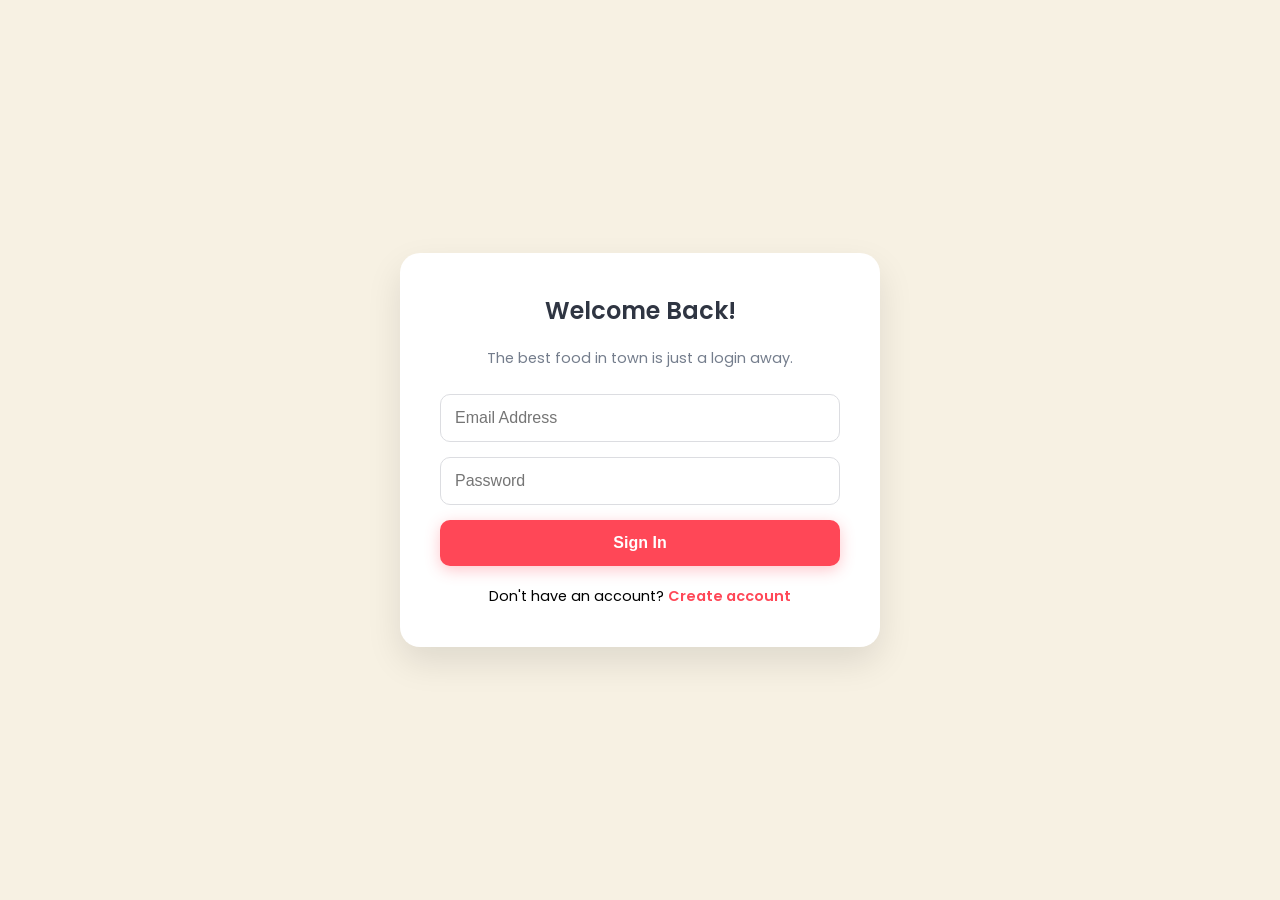
<file: CODE/login.html>
<!DOCTYPE html>
<html lang="en">
<head>
    <meta charset="UTF-8">
    <meta name="viewport" content="width=device-width, initial-scale=1.0">
    <title>UrbanPulse - Login & Sign Up</title>
    <link href="https://fonts.googleapis.com/css2?family=Poppins:wght@300;400;600&display=swap" rel="stylesheet">
    <style>
        :root {
            --primary-color: #ff4757;
            --secondary-color: #2f3542;
            --bg-color: #f7f1e3;
        }

        body {
            font-family: 'Poppins', sans-serif;
            background-color: var(--bg-color);
            display: flex;
            justify-content: center;
            align-items: center;
            height: 100vh;
            margin: 0;
        }

        .auth-card {
            background: white;
            padding: 40px;
            border-radius: 20px;
            box-shadow: 0 15px 35px rgba(0,0,0,0.1);
            width: 100%;
            max-width: 400px;
            transition: all 0.3s ease;
        }

        .auth-card h2 {
            margin-top: 0;
            color: var(--secondary-color);
            font-weight: 600;
            text-align: center;
        }

        .auth-card p {
            color: #747d8c;
            text-align: center;
            font-size: 0.9rem;
            margin-bottom: 25px;
        }

        .input-group {
            margin-bottom: 15px;
        }

        input {
            width: 100%;
            padding: 14px;
            border: 1px solid #dcdde1;
            border-radius: 10px;
            font-size: 1rem;
            box-sizing: border-box;
            outline: none;
            transition: 0.2s;
        }

        input:focus {
            border-color: var(--primary-color);
            box-shadow: 0 0 0 3px rgba(255, 71, 87, 0.1);
        }

        .btn-primary {
            width: 100%;
            padding: 14px;
            background-color: var(--primary-color);
            color: white;
            border: none;
            border-radius: 10px;
            font-size: 1rem;
            font-weight: 600;
            cursor: pointer;
            box-shadow: 0 4px 15px rgba(255, 71, 87, 0.3);
            transition: 0.3s;
        }

        .btn-primary:hover {
            background-color: #ff6b81;
            transform: translateY(-2px);
        }

        .toggle-container {
            margin-top: 20px;
            text-align: center;
            font-size: 0.9rem;
        }

        .toggle-link {
            color: var(--primary-color);
            font-weight: 600;
            cursor: pointer;
            text-decoration: none;
        }

        /* Smooth animation for switching */
        .fade-in {
            animation: fadeIn 0.5s ease;
        }

        @keyframes fadeIn {
            from { opacity: 0; transform: translateY(10px); }
            to { opacity: 1; transform: translateY(0); }
        }
    </style>
</head>
<body>

    <div class="auth-card">
        <div id="login-section" class="fade-in">
            <h2>Welcome Back!</h2>
            <p>The best food in town is just a login away.</p>
            
            <div class="input-group">
                <input type="email" id="loginEmail" placeholder="Email Address" required>
            </div>
            <div class="input-group">
                <input type="password" id="loginPass" placeholder="Password" required>
            </div>
            
            <button class="btn-primary" onclick="handleAuth('login')">Sign In</button>
            
            <div class="toggle-container">
                Don't have an account? 
                <span class="toggle-link" onclick="showSignup()">Create account</span>
            </div>
        </div>

        <div id="signup-section" class="fade-in" style="display: none;">
            <h2>Create Account</h2>
            <p>Join us to start ordering your favorites.</p>
            
            <div class="input-group">
                <input type="text" placeholder="Full Name" required>
            </div>
            <div class="input-group">
                <input type="email" placeholder="Email Address" required>
            </div>
            <div class="input-group">
                <input type="password" placeholder="Create Password" required>
            </div>
            
            <button class="btn-primary" onclick="handleAuth('signup')">Create Account</button>
            
            <div class="toggle-container">
                Already have an account? 
                <span class="toggle-link" onclick="showLogin()">Login here</span>
            </div>
        </div>
    </div>

    <script>
        const loginSection = document.getElementById('login-section');
        const signupSection = document.getElementById('signup-section');

        // Switches view to Signup
        function showSignup() {
            loginSection.style.display = 'none';
            signupSection.style.display = 'block';
        }

        // Switches view to Login
        function showLogin() {
            signupSection.style.display = 'none';
            loginSection.style.display = 'block';
        }

        // Redirects to index.html after click
        function handleAuth(type) {
            // In a real app, you would validate the inputs here.
            // For now, we simulate a successful login.
            console.log(type + " successful");
            
            // Redirect to your main page
            window.location.href = "index.html";
        }
    </script>
</body>
</html>
</file>
